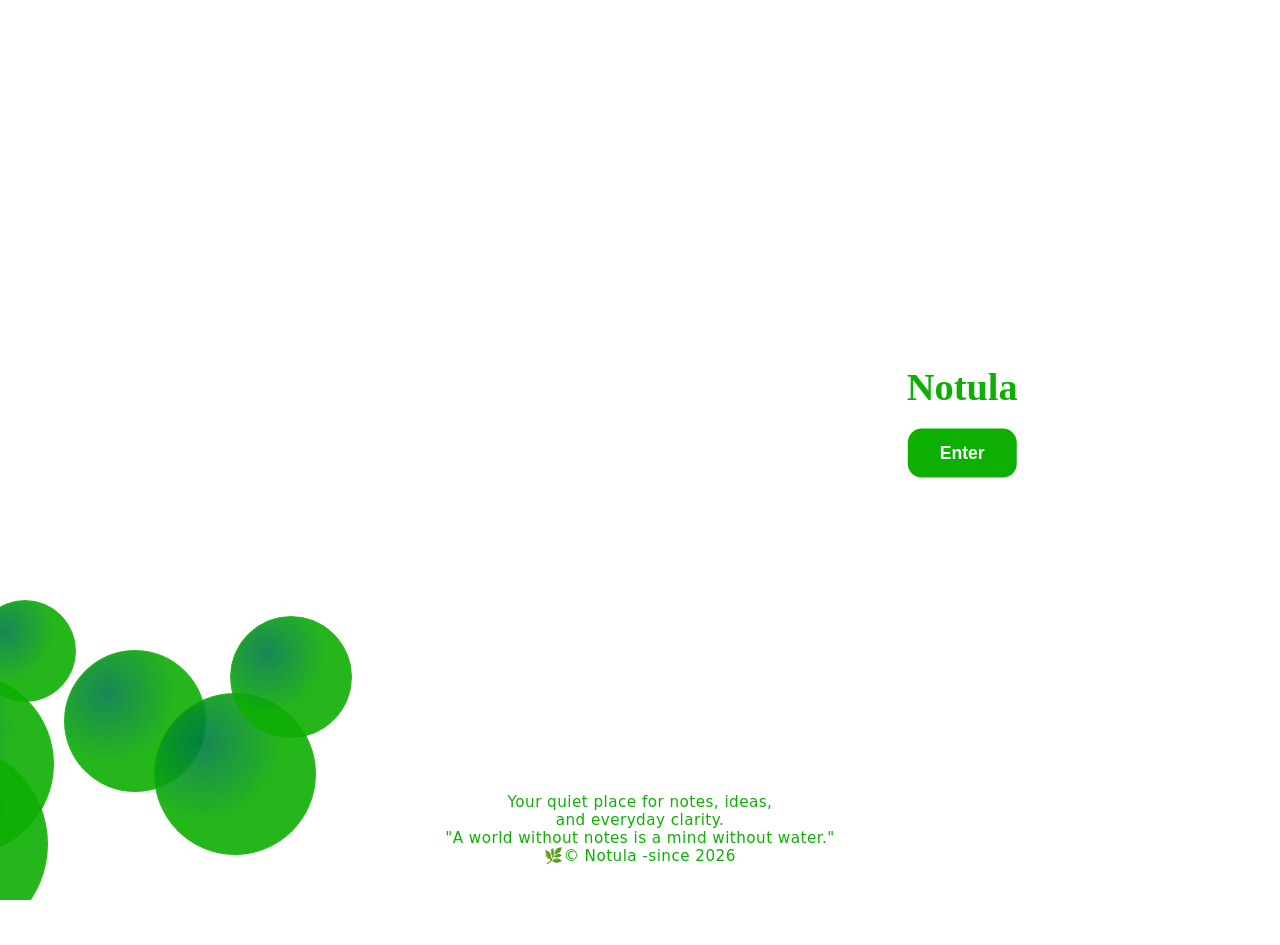
<file: index.html>
<!DOCTYPE html>
<html lang="ja">
<head>
    <meta charset="UTF-8">
    <link rel="apple-touch-icon" sizes="180x180" href="notula-icon.png">
    <meta name="apple-mobile-web-app-capable" content="yes">
    <meta name="mobile-web-app-capable" content="yes">
    <meta name="apple-mobile-web-app-status-bar-style" content="black">
    <meta name="theme-color" content="#4a4a4a">
    <meta name="viewport" content="width=device-width, initial-scale=1.0">
    <title>気になった本メモ</title>
    <link rel="stylesheet" href="style.css">
    <link rel="manifest" href="manifest.json">
</head>
<body>

    <!-- 背景バブル（均等配置） -->
    <div class="bg-bubble b1"></div>
    <div class="bg-bubble b2"></div>
    <div class="bg-bubble b3"></div>
    <div class="bg-bubble b4"></div>
    <div class="bg-bubble b5"></div>
    <div class="bg-bubble b6"></div>
    <div class="bg-bubble b7"></div>

    <div class="top-circle"></div>
    <div class="left-circle"></div>
    <div class="right-circle"></div>
    <div class="bottom-circle"></div>

    <div class="center-wrapper">
        <h2 class="notura-logo"> Notula</h2>
        <button id="enterBtn" class="enter-button">Enter</button>
    </div>


    <footer class="app-footer">
        <p class="notura-tagline">
         Your quiet place for notes, ideas, <br>and everyday clarity. <br>"A world without notes is a mind without water."
       <br> 🌿© Notula -since 2026
    </p>
    </footer>

<script src="index.js"></script>

<script>
if ("serviceWorker" in navigator) {
    navigator.serviceWorker.register("service-worker.js")
    .then(() => console.log("Service Worker registered"));
}
</script>

</body>
</html>
</file>
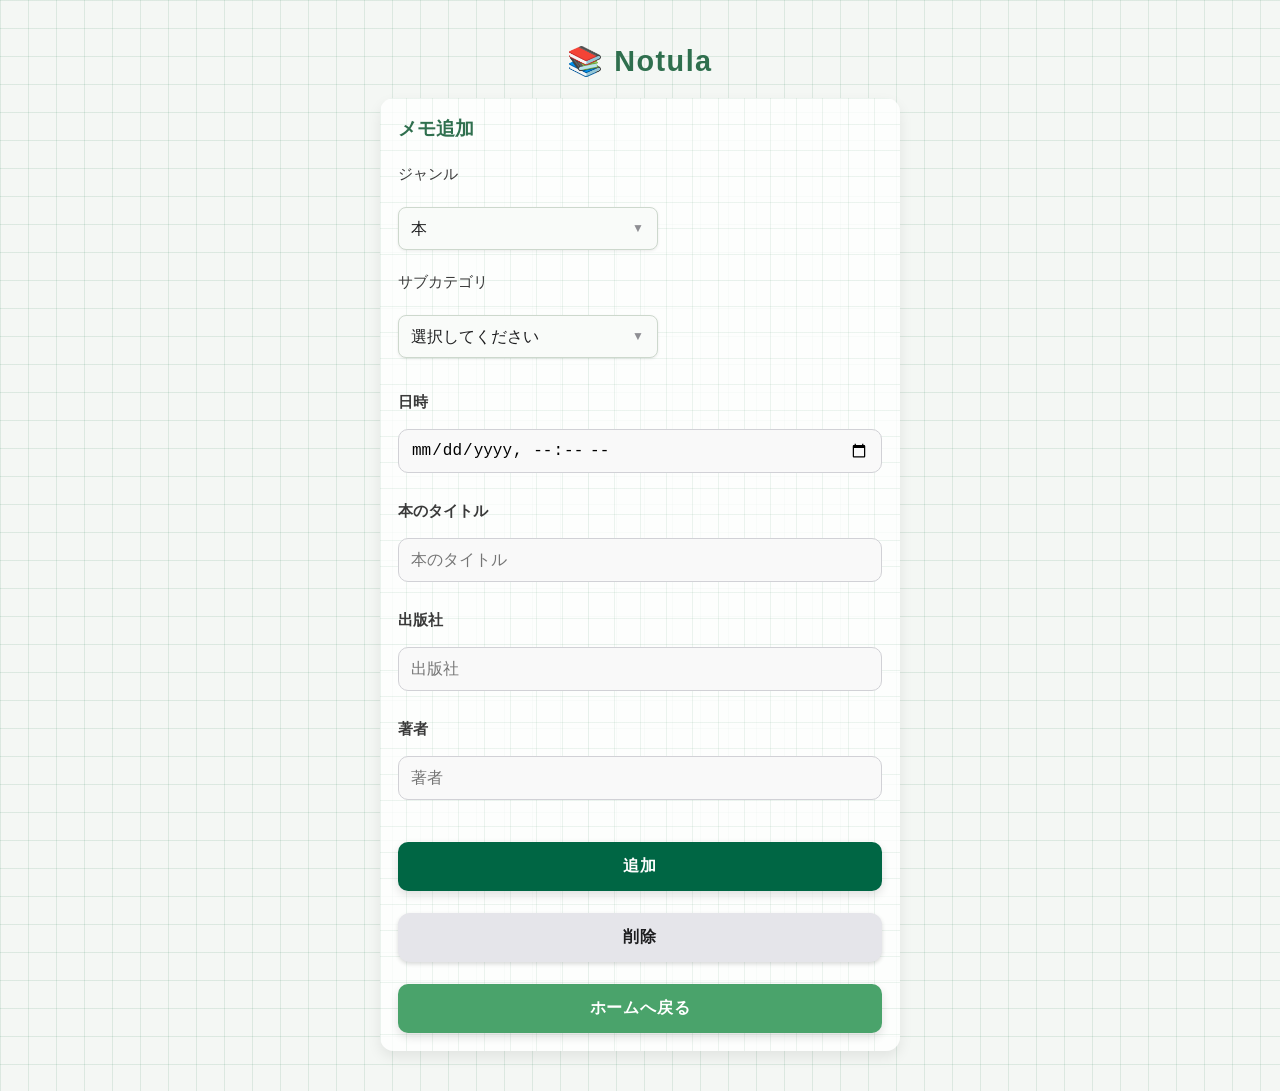
<file: main.html>
<!DOCTYPE html>
<html lang="ja">
<head>
    <meta charset="UTF-8">
    <meta name="viewport" content="width=device-width, initial-scale=1.0">
    <title>気になった本メモ</title>
    <link rel="stylesheet" href="main.css">
    <link rel="manifest" href="manifest.json">
</head>
<body>

<div class="container">

    <h2 class="title">📚 Notula</h2>

    <div class="add-form">
        <h3>メモ追加</h3>

        <label>ジャンル</label>
        <div class="apple-select-wrapper">
        <select id="category" class="apple-select">
            <option value="book">本</option>
            <option value="part">部品</option>
        </select>
        </div>
        <label>サブカテゴリ</label>
        <div class="apple-select-wrapper">
            <select id="subcategory" class="apple-select">
            <option value="">選択してください</option>
        </select>
        </div>

        <!-- 本用フィールド -->
        <div id="book-fields">
            <label>日時</label>
            <input type="datetime-local" id="date">

            <label>本のタイトル</label>
            <input type="text" id="title" placeholder="本のタイトル">

            <label>出版社</label>
            <input type="text" id="publisher" placeholder="出版社">

            <label>著者</label>
            <input type="text" id="author" placeholder="著者">
        </div>

        <!-- 部品用フィールド -->
        <div id="part-fields" style="display:none;">
            <label>部品名</label>
            <input type="text" id="part-name" placeholder="部品名">

            <label>型番</label>
            <input type="text" id="part-model" placeholder="型番（例：A1234）">
        </div>

       <div class="button-group-vertical">
                   <button id="add-row" class="apple-button">追加</button>
                   <button id="reset-form" class="apple-button">削除</button>
                   <button class="apple-button" onclick="location.href='index.html'">ホームへ戻る</button>
       </div>


    </div>

    <div id="book-list"></div>


<script src="script.js"></script>

<script>
if ("serviceWorker" in navigator) {
    navigator.serviceWorker.register("service-worker.js")
    .then(() => console.log("Service Worker registered"));
}
</script>

</body>
</html>
</file>
<file: style.css>
@charset "utf-8";

html, body {
    overflow: hidden;
    height: 100%;
}

/* ============================
   1. Body：Apple白背景
=========================== */
body {
    margin: 0;
    min-height: 100vh;
    position: relative;
    overflow: hidden;

    background: #ffffff; /* ← Apple白 */
    display: flex;
    flex-direction: column;
    align-items: center;

    font-family: system-ui, -apple-system, BlinkMacSystemFont, "Segoe UI", sans-serif;
}


/* ============================
   2. バブル背景：左下に集約
=========================== */
.bg-bubble {
    position: absolute;
    border-radius: 50%;
    border: 1px solid #0eaf03;
    background: radial-gradient(
        circle at 30% 30%,
        #007a45,
        #0eaf03,
        #0eaf03
    );
    opacity: 0.9;
    pointer-events: none;
    z-index: -1;
}

/* 左下に集約（位置を再定義） */
.b1 { width: 180px; height: 180px; left: -10%; bottom: 5%; }
.b2 { width: 140px; height: 140px; left: 5%;  bottom: 12%; }
.b3 { width: 100px; height: 100px; left: -2%; bottom: 22%; }
.b4 { width: 160px; height: 160px; left: 12%; bottom: 5%; }
.b5 { width: 120px; height: 120px; left: 18%; bottom: 18%; }
.b6 { width: 90px;  height: 90px;  left: -10%; bottom: 30%; }
.b7 { width: 200px; height: 200px; left: -12%; bottom: -5%; }

/* 円背景は非表示 */
.top-circle,
.left-circle,
.right-circle,
.bottom-circle {
    display: none;
}

.center-wrapper {
    position: absolute;
    top: 45%;
    left: 75%;
    transform: translate(-48%, -50%); /* ← 完全中央 */
    display: flex;
    flex-direction: column;
    align-items: center; /* ロゴとボタンを中央揃え */
}


.notura-logo {
    font-family: -apple-system, BlinkMacSystemFont, "SF Pro Display";
    font-weight: 600;
    font-size: 2.4em;
    color: #0eaf03;
    margin-bottom: 20px;
}

.enter-button {
    padding: 14px 32px;
    font-size: 1.1em;
    font-weight: 600;
    color: #ffffff;
    background: #0eaf03;
    border: none;
    border-radius: 14px;
    cursor: pointer;
    transition: transform 0.2s ease, opacity 0.2s ease;
}

.enter-button:hover {
    transform: translateY(-2px);
    opacity: 0.9;
}


/* ============================
   5. Footer：そのまま維持
=========================== */
.app-footer {
    margin-top: auto;
    text-align: center;
    padding: 20px 0;
    color: #0eaf03; /* ← 白背景に合わせて緑に変更 */
}

.notura-tagline {
    font-size: 0.95em;
    letter-spacing: 0.03em;
    opacity: 1.0;
}

@media (max-width: 768px) {

    /* ロゴ＋ボタンの中央配置を少し上へ */
    .center-wrapper {
        top: 45%;                 /* ← スマホは少し上に */
        transform: translate(-50%, -45%);
    }

    /* ロゴサイズ調整 */
    .notura-logo-text {
        font-size: 1.8rem;
    }

    /* ボタンサイズ調整 */
    .enter-button {
        padding: 12px 28px;
        font-size: 1em;
        margin-top: 18px;
    }

    /* バブル縮小 */
    .bg-bubble { opacity: 0.85; }
    .b1 { width: 140px; height: 140px; }
    .b2 { width: 110px; height: 110px; }
    .b3 { width: 80px;  height: 80px; }
    .b4 { width: 120px; height: 120px; }
    .b5 { width: 100px; height: 100px; }
    .b6 { width: 70px;  height: 70px; }
    .b7 { width: 160px; height: 160px; }

    /* フッター調整 */
    .notura-tagline {
        font-size: 0.85em;
        line-height: 1.4;
        padding: 0 20px;
    }
}

@media (min-width: 768px) and (max-width: 1024px) and (orientation: portrait) {

    .center-wrapper {
        top: 50%;                 /* ← 縦向きは中央でOK */
        transform: translate(-50%, -50%);
    }

    .notura-logo-text {
        font-size: 2.2rem;
    }

    .enter-button {
        padding: 14px 32px;
        font-size: 1.05em;
        margin-top: 20px;
    }

    .b1 { width: 160px; height: 160px; }
    .b2 { width: 130px; height: 130px; }
    .b3 { width: 100px; height: 100px; }
    .b4 { width: 150px; height: 150px; }
    .b5 { width: 120px; height: 120px; }
    .b6 { width: 90px;  height: 90px; }
    .b7 { width: 180px; height: 180px; }

    .app-footer { padding: 30px 0; }
}

@media (min-width: 768px) and (max-width: 1024px) and (orientation: landscape) {

    .center-wrapper {
        top: 40%;                 /* ← 横向きは少し上へ */
        transform: translate(-50%, -40%);
    }

    .notura-logo-text {
        font-size: 2rem;
    }

    .enter-button {
        padding: 14px 32px;
        font-size: 1.05em;
        margin-top: 18px;
    }

    /* バブルは縦が狭いので少し縮小 */
    .b1 { width: 140px; height: 140px; }
    .b2 { width: 120px; height: 120px; }
    .b3 { width: 90px;  height: 90px; }
    .b4 { width: 130px; height: 130px; }
    .b5 { width: 110px; height: 110px; }
    .b6 { width: 80px;  height: 80px; }
    .b7 { width: 150px; height: 150px; }
}
</file>
<file: main.css>
@charset "utf-8";

/* ===========================
   全体（方眼ノート背景）
=========================== */
body {
    font-family: "Hiragino Sans", "Yu Gothic", sans-serif;
    background: #f4f7f4;
    margin: 0;
    padding: 20px;
    color: #333;

    /* グリーン系の方眼ノート背景 */
    background-image:
        linear-gradient(to right, rgba(80, 150, 110, 0.15) 1px, transparent 1px),
        linear-gradient(to bottom, rgba(80, 150, 110, 0.15) 1px, transparent 1px);
    background-size: 28px 28px;
}

.container {
    max-width: 520px;
    margin: auto;
}

/* ===========================
   タイトル
=========================== */
.title {
    text-align: center;
    font-size: 1.8rem;
    margin-bottom: 20px;
    color: #2f6f4e;
    letter-spacing: 0.05em;
}

/* ===========================
   入力フォーム
=========================== */
.add-form {
    background: #ffffffcc;
    padding: 18px;
    border-radius: 14px;
    box-shadow: 0 6px 14px rgba(0,0,0,0.08);
    display: grid;
    gap: 12px;
    margin-bottom: 20px;

    /* 内側にも淡い方眼を追加（ノート感UP） */
    background-image:
        linear-gradient(to right, rgba(80, 150, 110, 0.1) 1px, transparent 1px),
        linear-gradient(to bottom, rgba(80, 150, 110, 0.1) 1px, transparent 1px);
    background-size: 26px 26px;
}

.add-form h3 {
    margin: 0 0 10px;
    color: #2f6f4e;
}

.add-form label {
    font-size: 0.95rem;
    color: #3a3a3a;
}

.add-form input,
.add-form select,
.add-form textarea {
    padding: 12px;
    font-size: 16px;
    border: 1px solid #cdd8cd;
    border-radius: 8px;
    background: #f9fbf9;
}

/* 追加ボタン */
.add-form button {
    padding: 14px;
    font-size: 16px;
    background: #4aa36b;
    color: white;
    border: none;
    border-radius: 10px;
    letter-spacing: 0.05em;
    box-shadow: 0 4px 10px rgba(0,0,0,0.12);
    transition: transform 0.2s ease, box-shadow 0.2s ease;
}

.add-form button:hover {
    transform: translateY(-3px);
    box-shadow: 0 8px 18px rgba(0,0,0,0.18);
}

#reset-form {
    width: 100%;
    padding: 14px 0;
    border-radius: 12px;
    border: none;
    background: #e5e5ea; /* Apple風の薄いグレー */
    color: #1d1d1f;
    font-size: 16px;
    font-weight: 600;
    cursor: pointer;
    box-shadow: 0 2px 4px rgba(0,0,0,0.15);
    transition: 0.2s ease;
    margin-top: 10px; /* 追加ボタンとの余白 */
}
.apple-button {
    width: 100%;
    padding: 14px 0;
    border-radius: 12px;
    border: none;
    font-size: 16px;
    font-weight: 600;
    cursor: pointer;
    box-shadow: 0 2px 4px rgba(0,0,0,0.15);
    transition: 0.2s ease;
    margin-top: 10px;
}
#add-row.apple-button {
    background: #006644;
    color: #fff;
}
#reset-form.apple-button {
    background: #e5e5ea;
    color: #1d1d1f;
}

/* ===========================
   カードUI（一覧）
=========================== */
.book-card {
    background: #ffffffee;
    padding: 18px;
    margin-top: 18px;
    border-radius: 14px;
    box-shadow: 0 6px 14px rgba(0,0,0,0.08);

    /* 左側にグリーンライン（アート系アクセント） */
    border-left: 6px solid #4aa36b;

    /* カードにも淡い方眼を追加 */
    background-image:
        linear-gradient(to right, rgba(80, 150, 110, 0.08) 1px, transparent 1px),
        linear-gradient(to bottom, rgba(80, 150, 110, 0.08) 1px, transparent 1px);
    background-size: 24px 24px;
}

.book-card p {
    margin: 6px 0;
    font-size: 0.95rem;
}

#book-fields {
  display: flex;
  flex-direction: column;
  gap: 16px; /* ← 各項目の間隔が均等になる */
}

#book-fields label,
#part-fields label {
  font-weight: bold;
  display: block;
  margin-top: 12px;
}

#book-fields input,
#part-fields input {
  height: 44px;
  padding: 10px 12px;
  border: 1px solid #d1d1d6;
  border-radius: 10px;
  font-size: 16px;
  box-sizing: border-box;
  width: 100%;
  background: #f9f9f9;
}

/* ===========================
   削除ボタン
=========================== */
.delete-btn {
    margin-top: 12px;
    background: #e85a5a;
    color: white;
    padding: 10px;
    border: none;
    border-radius: 8px;
    font-size: 0.9rem;
    box-shadow: 0 3px 8px rgba(0,0,0,0.12);
    transition: transform 0.2s ease;
}

.delete-btn:hover {
    transform: translateY(-3px);
}

/* Apple風セレクトボックスの共通ラッパー */
.apple-select-wrapper {
    position: relative;
    width: 260px; /* スマホで押しやすい幅 */
    margin: 10px 0;
}

/* Apple風セレクト本体 */
.apple-select {
    appearance: none;
    -webkit-appearance: none;
    -moz-appearance: none;

    width: 100%;
    padding: 12px 16px;
    font-size: 16px;
    font-weight: 500;

    border-radius: 12px;
    border: 1px solid #d1d1d6; /* Appleの薄いグレー */
    background: #f9f9f9;

    color: #1d1d1f;
    outline: none;

    box-shadow: 0 1px 3px rgba(0,0,0,0.08);
    transition: all 0.2s ease;
}

/* フォーカス時の iOSブルー */
.apple-select:focus {
    border-color: #007aff;
    box-shadow: 0 0 0 3px rgba(0,122,255,0.25);
}

/* ▼アイコン（Apple風） */
.apple-select-wrapper::after {
    content: "▼";
    font-size: 12px;
    color: #8e8e93;
    position: absolute;
    right: 14px;
    top: 50%;
    transform: translateY(-50%);
    pointer-events: none;
}

.button-group-vertical {
    display: flex;
    flex-direction: column;
    gap: 12px;
    margin-top: 20px;
}

.back-home {
    position: absolute;
    top: 20px;
    left: 20px;

    padding: 10px 20px;
    border-radius: 14px;
    border: none;

    background: linear-gradient(
        135deg,
        rgba(180, 255, 210, 0.55),
        rgba(140, 240, 190, 0.45)
    );

    color: #003b1f;
    font-weight: 600;
    cursor: pointer;

    backdrop-filter: saturate(180%) blur(10px);
    -webkit-backdrop-filter: saturate(180%) blur(10px);

    transition: opacity 0.2s ease, transform 0.2s ease;
}

.back-home:hover {
    opacity: 0.9;
    transform: translateY(-2px);
}
</file>
